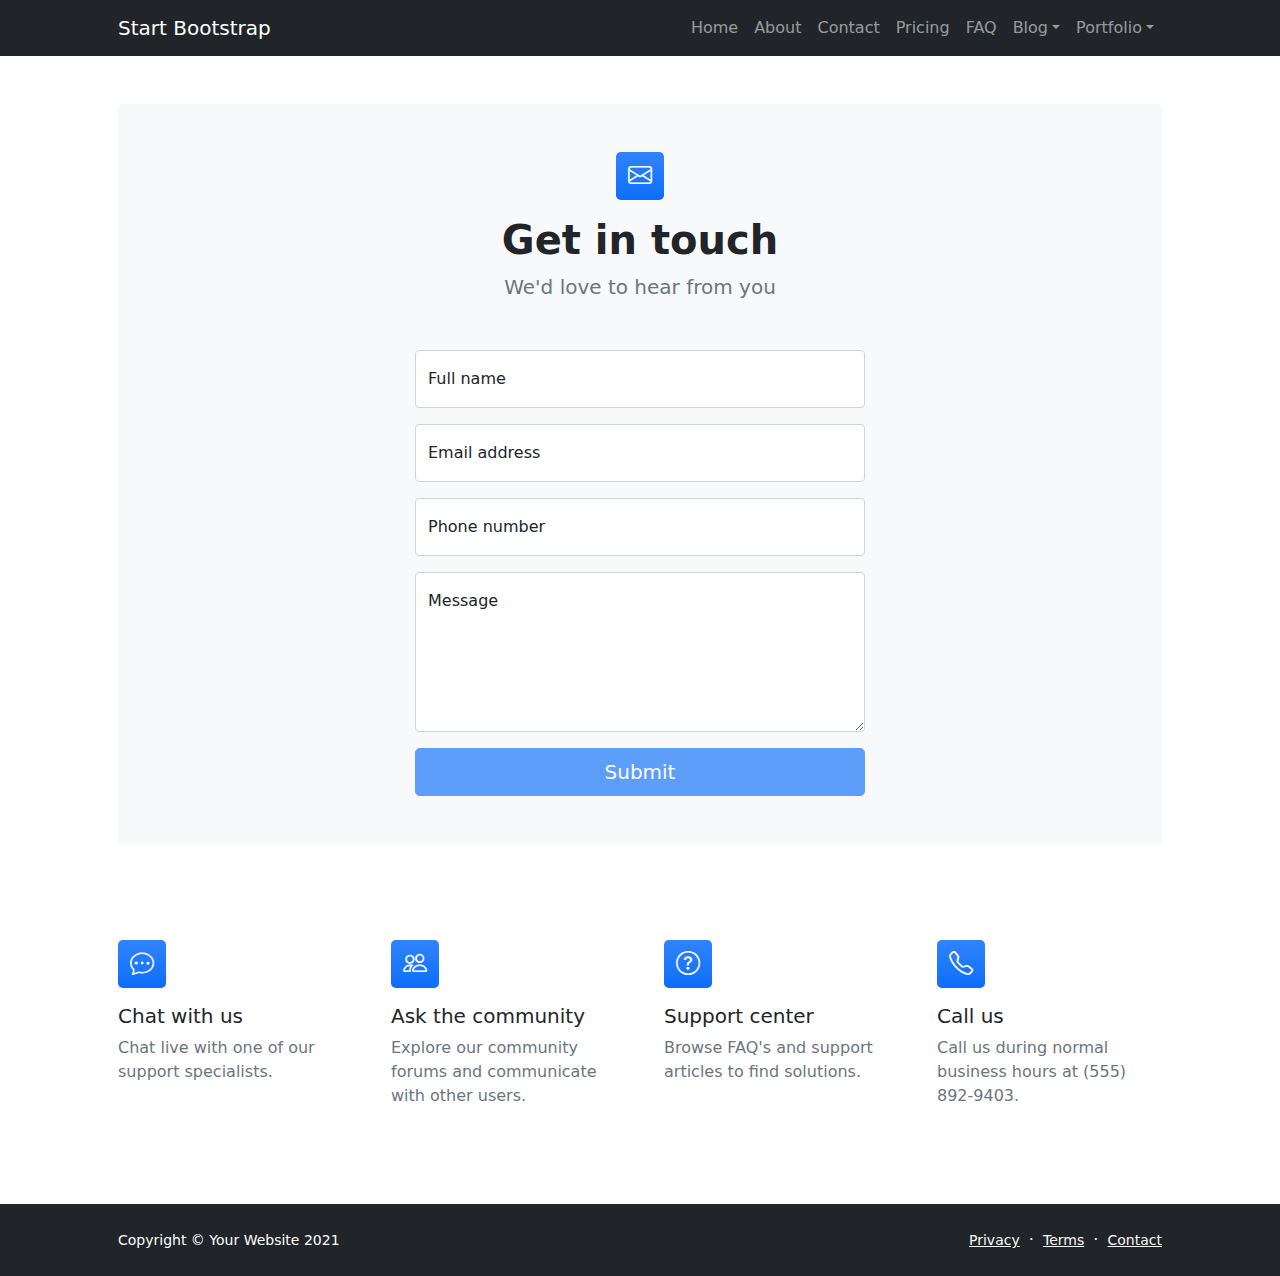
<file: src/main/webapp/resources/wine_bootstrap/contact.html>
<!DOCTYPE html>
<html lang="en">
    <head>
        <meta charset="utf-8" />
        <meta name="viewport" content="width=device-width, initial-scale=1, shrink-to-fit=no" />
        <meta name="description" content />
        <meta name="author" content />
        <title>Modern Business - Start Bootstrap Template</title>
        <!-- Favicon-->
        <link rel="icon" type="image/x-icon" href="assets/favicon.ico" />
        <!-- Bootstrap icons-->
        <link href="https://cdn.jsdelivr.net/npm/bootstrap-icons@1.5.0/font/bootstrap-icons.css" rel="stylesheet" />
        <!-- Core theme CSS (includes Bootstrap)-->
        <link href="css/styles.css" rel="stylesheet" />
    </head>
    <body class="d-flex flex-column">
        <main class="flex-shrink-0">
            <!-- Navigation-->
            <nav class="navbar navbar-expand-lg navbar-dark bg-dark">
                <div class="container px-5">
                    <a class="navbar-brand" href="index.html">Start Bootstrap</a>
                    <button class="navbar-toggler" type="button" data-bs-toggle="collapse" data-bs-target="#navbarSupportedContent" aria-controls="navbarSupportedContent" aria-expanded="false" aria-label="Toggle navigation"><span class="navbar-toggler-icon"></span></button>
                    <div class="collapse navbar-collapse" id="navbarSupportedContent">
                        <ul class="navbar-nav ms-auto mb-2 mb-lg-0">
                            <li class="nav-item"><a class="nav-link" href="index.html">Home</a></li>
                            <li class="nav-item"><a class="nav-link" href="about.html">About</a></li>
                            <li class="nav-item"><a class="nav-link" href="contact.html">Contact</a></li>
                            <li class="nav-item"><a class="nav-link" href="pricing.html">Pricing</a></li>
                            <li class="nav-item"><a class="nav-link" href="faq.html">FAQ</a></li>
                            <li class="nav-item dropdown">
                                <a class="nav-link dropdown-toggle" id="navbarDropdownBlog" href="#" role="button" data-bs-toggle="dropdown" aria-expanded="false">Blog</a>
                                <ul class="dropdown-menu dropdown-menu-end" aria-labelledby="navbarDropdownBlog">
                                    <li><a class="dropdown-item" href="blog-home.html">Blog Home</a></li>
                                    <li><a class="dropdown-item" href="blog-post.html">Blog Post</a></li>
                                </ul>
                            </li>
                            <li class="nav-item dropdown">
                                <a class="nav-link dropdown-toggle" id="navbarDropdownPortfolio" href="#" role="button" data-bs-toggle="dropdown" aria-expanded="false">Portfolio</a>
                                <ul class="dropdown-menu dropdown-menu-end" aria-labelledby="navbarDropdownPortfolio">
                                    <li><a class="dropdown-item" href="portfolio-overview.html">Portfolio Overview</a></li>
                                    <li><a class="dropdown-item" href="portfolio-item.html">Portfolio Item</a></li>
                                </ul>
                            </li>
                        </ul>
                    </div>
                </div>
            </nav>
            <!-- Page content-->
            <section class="py-5">
                <div class="container px-5">
                    <!-- Contact form-->
                    <div class="bg-light rounded-3 py-5 px-4 px-md-5 mb-5">
                        <div class="text-center mb-5">
                            <div class="feature bg-primary bg-gradient text-white rounded-3 mb-3"><i class="bi bi-envelope"></i></div>
                            <h1 class="fw-bolder">Get in touch</h1>
                            <p class="lead fw-normal text-muted mb-0">We'd love to hear from you</p>
                        </div>
                        <div class="row gx-5 justify-content-center">
                            <div class="col-lg-8 col-xl-6">
                                <!-- * * * * * * * * * * * * * * *-->
                                <!-- * * SB Forms Contact Form * *-->
                                <!-- * * * * * * * * * * * * * * *-->
                                <!-- This form is pre-integrated with SB Forms.-->
                                <!-- To make this form functional, sign up at-->
                                <!-- https://startbootstrap.com/solution/contact-forms-->
                                <!-- to get an API token!-->
                                <form id="contactForm" data-sb-form-api-token="API_TOKEN">
                                    <!-- Name input-->
                                    <div class="form-floating mb-3">
                                        <input class="form-control" id="name" type="text" placeholder="Enter your name..." data-sb-validations="required" />
                                        <label for="name">Full name</label>
                                        <div class="invalid-feedback" data-sb-feedback="name:required">A name is required.</div>
                                    </div>
                                    <!-- Email address input-->
                                    <div class="form-floating mb-3">
                                        <input class="form-control" id="email" type="email" placeholder="name@example.com" data-sb-validations="required,email" />
                                        <label for="email">Email address</label>
                                        <div class="invalid-feedback" data-sb-feedback="email:required">An email is required.</div>
                                        <div class="invalid-feedback" data-sb-feedback="email:email">Email is not valid.</div>
                                    </div>
                                    <!-- Phone number input-->
                                    <div class="form-floating mb-3">
                                        <input class="form-control" id="phone" type="tel" placeholder="(123) 456-7890" data-sb-validations="required" />
                                        <label for="phone">Phone number</label>
                                        <div class="invalid-feedback" data-sb-feedback="phone:required">A phone number is required.</div>
                                    </div>
                                    <!-- Message input-->
                                    <div class="form-floating mb-3">
                                        <textarea class="form-control" id="message" type="text" placeholder="Enter your message here..." style="height: 10rem" data-sb-validations="required"></textarea>
                                        <label for="message">Message</label>
                                        <div class="invalid-feedback" data-sb-feedback="message:required">A message is required.</div>
                                    </div>
                                    <!-- Submit success message-->
                                    <!---->
                                    <!-- This is what your users will see when the form-->
                                    <!-- has successfully submitted-->
                                    <div class="d-none" id="submitSuccessMessage">
                                        <div class="text-center mb-3">
                                            <div class="fw-bolder">Form submission successful!</div>
                                            To activate this form, sign up at
                                            <br />
                                            <a href="https://startbootstrap.com/solution/contact-forms">https://startbootstrap.com/solution/contact-forms</a>
                                        </div>
                                    </div>
                                    <!-- Submit error message-->
                                    <!---->
                                    <!-- This is what your users will see when there is-->
                                    <!-- an error submitting the form-->
                                    <div class="d-none" id="submitErrorMessage"><div class="text-center text-danger mb-3">Error sending message!</div></div>
                                    <!-- Submit Button-->
                                    <div class="d-grid"><button class="btn btn-primary btn-lg disabled" id="submitButton" type="submit">Submit</button></div>
                                </form>
                            </div>
                        </div>
                    </div>
                    <!-- Contact cards-->
                    <div class="row gx-5 row-cols-2 row-cols-lg-4 py-5">
                        <div class="col">
                            <div class="feature bg-primary bg-gradient text-white rounded-3 mb-3"><i class="bi bi-chat-dots"></i></div>
                            <div class="h5 mb-2">Chat with us</div>
                            <p class="text-muted mb-0">Chat live with one of our support specialists.</p>
                        </div>
                        <div class="col">
                            <div class="feature bg-primary bg-gradient text-white rounded-3 mb-3"><i class="bi bi-people"></i></div>
                            <div class="h5">Ask the community</div>
                            <p class="text-muted mb-0">Explore our community forums and communicate with other users.</p>
                        </div>
                        <div class="col">
                            <div class="feature bg-primary bg-gradient text-white rounded-3 mb-3"><i class="bi bi-question-circle"></i></div>
                            <div class="h5">Support center</div>
                            <p class="text-muted mb-0">Browse FAQ's and support articles to find solutions.</p>
                        </div>
                        <div class="col">
                            <div class="feature bg-primary bg-gradient text-white rounded-3 mb-3"><i class="bi bi-telephone"></i></div>
                            <div class="h5">Call us</div>
                            <p class="text-muted mb-0">Call us during normal business hours at (555) 892-9403.</p>
                        </div>
                    </div>
                </div>
            </section>
        </main>
        <!-- Footer-->
        <footer class="bg-dark py-4 mt-auto">
            <div class="container px-5">
                <div class="row align-items-center justify-content-between flex-column flex-sm-row">
                    <div class="col-auto"><div class="small m-0 text-white">Copyright &copy; Your Website 2021</div></div>
                    <div class="col-auto">
                        <a class="link-light small" href="#!">Privacy</a>
                        <span class="text-white mx-1">&middot;</span>
                        <a class="link-light small" href="#!">Terms</a>
                        <span class="text-white mx-1">&middot;</span>
                        <a class="link-light small" href="#!">Contact</a>
                    </div>
                </div>
            </div>
        </footer>
        <!-- Bootstrap core JS-->
        <script src="https://cdn.jsdelivr.net/npm/bootstrap@5.0.1/dist/js/bootstrap.bundle.min.js"></script>
        <!-- Core theme JS-->
        <script src="js/scripts.js"></script>
        <!-- * * * * * * * * * * * * * * * * * * * * * * * * * * * * * * * * * * * * * * * *-->
        <!-- * *                               SB Forms JS                               * *-->
        <!-- * * Activate your form at https://startbootstrap.com/solution/contact-forms * *-->
        <!-- * * * * * * * * * * * * * * * * * * * * * * * * * * * * * * * * * * * * * * * *-->
        <script src="https://cdn.startbootstrap.com/sb-forms-latest.js"></script>
    </body>
</html>
</file>
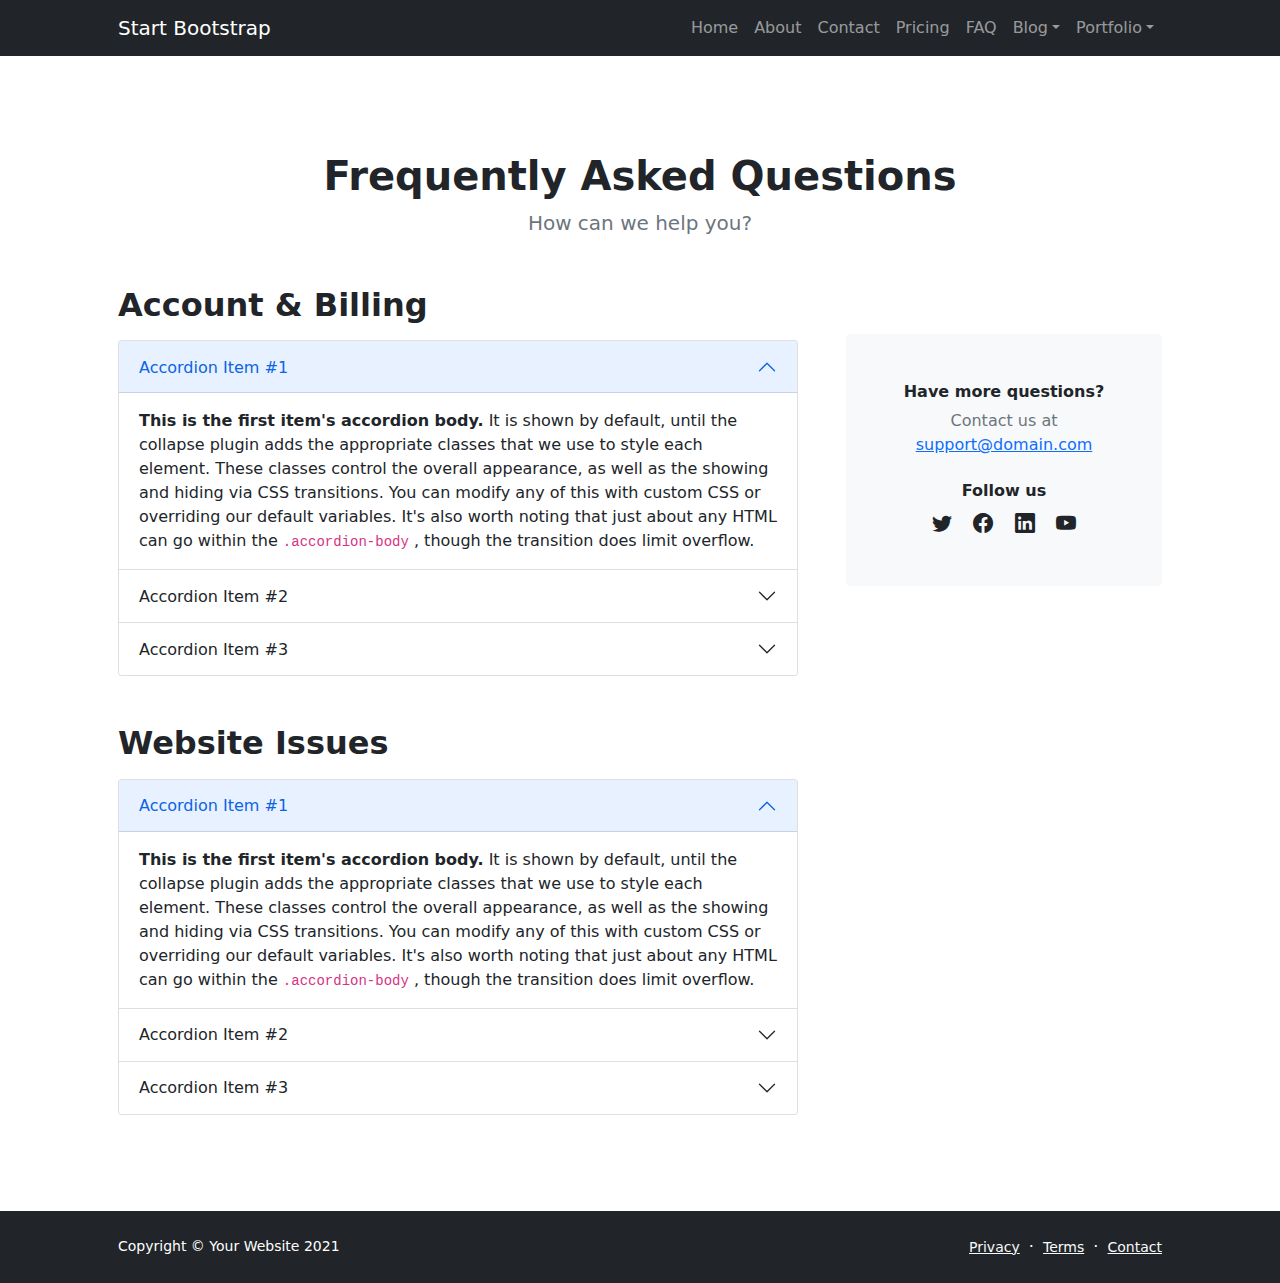
<file: src/main/webapp/resources/wine_bootstrap/faq.html>
<!DOCTYPE html>
<html lang="en">
    <head>
        <meta charset="utf-8" />
        <meta name="viewport" content="width=device-width, initial-scale=1, shrink-to-fit=no" />
        <meta name="description" content="" />
        <meta name="author" content="" />
        <title>Modern Business - Start Bootstrap Template</title>
        <!-- Favicon-->
        <link rel="icon" type="image/x-icon" href="assets/favicon.ico" />
        <!-- Bootstrap icons-->
        <link href="https://cdn.jsdelivr.net/npm/bootstrap-icons@1.5.0/font/bootstrap-icons.css" rel="stylesheet" />
        <!-- Core theme CSS (includes Bootstrap)-->
        <link href="css/styles.css" rel="stylesheet" />
    </head>
    <body class="d-flex flex-column h-100">
        <main class="flex-shrink-0">
            <!-- Navigation-->
            <nav class="navbar navbar-expand-lg navbar-dark bg-dark">
                <div class="container px-5">
                    <a class="navbar-brand" href="index.html">Start Bootstrap</a>
                    <button class="navbar-toggler" type="button" data-bs-toggle="collapse" data-bs-target="#navbarSupportedContent" aria-controls="navbarSupportedContent" aria-expanded="false" aria-label="Toggle navigation"><span class="navbar-toggler-icon"></span></button>
                    <div class="collapse navbar-collapse" id="navbarSupportedContent">
                        <ul class="navbar-nav ms-auto mb-2 mb-lg-0">
                            <li class="nav-item"><a class="nav-link" href="index.html">Home</a></li>
                            <li class="nav-item"><a class="nav-link" href="about.html">About</a></li>
                            <li class="nav-item"><a class="nav-link" href="contact.html">Contact</a></li>
                            <li class="nav-item"><a class="nav-link" href="pricing.html">Pricing</a></li>
                            <li class="nav-item"><a class="nav-link" href="faq.html">FAQ</a></li>
                            <li class="nav-item dropdown">
                                <a class="nav-link dropdown-toggle" id="navbarDropdownBlog" href="#" role="button" data-bs-toggle="dropdown" aria-expanded="false">Blog</a>
                                <ul class="dropdown-menu dropdown-menu-end" aria-labelledby="navbarDropdownBlog">
                                    <li><a class="dropdown-item" href="blog-home.html">Blog Home</a></li>
                                    <li><a class="dropdown-item" href="blog-post.html">Blog Post</a></li>
                                </ul>
                            </li>
                            <li class="nav-item dropdown">
                                <a class="nav-link dropdown-toggle" id="navbarDropdownPortfolio" href="#" role="button" data-bs-toggle="dropdown" aria-expanded="false">Portfolio</a>
                                <ul class="dropdown-menu dropdown-menu-end" aria-labelledby="navbarDropdownPortfolio">
                                    <li><a class="dropdown-item" href="portfolio-overview.html">Portfolio Overview</a></li>
                                    <li><a class="dropdown-item" href="portfolio-item.html">Portfolio Item</a></li>
                                </ul>
                            </li>
                        </ul>
                    </div>
                </div>
            </nav>
            <!-- Page Content-->
            <section class="py-5">
                <div class="container px-5 my-5">
                    <div class="text-center mb-5">
                        <h1 class="fw-bolder">Frequently Asked Questions</h1>
                        <p class="lead fw-normal text-muted mb-0">How can we help you?</p>
                    </div>
                    <div class="row gx-5">
                        <div class="col-xl-8">
                            <!-- FAQ Accordion 1-->
                            <h2 class="fw-bolder mb-3">Account &amp; Billing</h2>
                            <div class="accordion mb-5" id="accordionExample">
                                <div class="accordion-item">
                                    <h3 class="accordion-header" id="headingOne"><button class="accordion-button" type="button" data-bs-toggle="collapse" data-bs-target="#collapseOne" aria-expanded="true" aria-controls="collapseOne">Accordion Item #1</button></h3>
                                    <div class="accordion-collapse collapse show" id="collapseOne" aria-labelledby="headingOne" data-bs-parent="#accordionExample">
                                        <div class="accordion-body">
                                            <strong>This is the first item's accordion body.</strong>
                                            It is shown by default, until the collapse plugin adds the appropriate classes that we use to style each element. These classes control the overall appearance, as well as the showing and hiding via CSS transitions. You can modify any of this with custom CSS or overriding our default variables. It's also worth noting that just about any HTML can go within the
                                            <code>.accordion-body</code>
                                            , though the transition does limit overflow.
                                        </div>
                                    </div>
                                </div>
                                <div class="accordion-item">
                                    <h3 class="accordion-header" id="headingTwo"><button class="accordion-button collapsed" type="button" data-bs-toggle="collapse" data-bs-target="#collapseTwo" aria-expanded="false" aria-controls="collapseTwo">Accordion Item #2</button></h3>
                                    <div class="accordion-collapse collapse" id="collapseTwo" aria-labelledby="headingTwo" data-bs-parent="#accordionExample">
                                        <div class="accordion-body">
                                            <strong>This is the second item's accordion body.</strong>
                                            It is hidden by default, until the collapse plugin adds the appropriate classes that we use to style each element. These classes control the overall appearance, as well as the showing and hiding via CSS transitions. You can modify any of this with custom CSS or overriding our default variables. It's also worth noting that just about any HTML can go within the
                                            <code>.accordion-body</code>
                                            , though the transition does limit overflow.
                                        </div>
                                    </div>
                                </div>
                                <div class="accordion-item">
                                    <h3 class="accordion-header" id="headingThree"><button class="accordion-button collapsed" type="button" data-bs-toggle="collapse" data-bs-target="#collapseThree" aria-expanded="false" aria-controls="collapseThree">Accordion Item #3</button></h3>
                                    <div class="accordion-collapse collapse" id="collapseThree" aria-labelledby="headingThree" data-bs-parent="#accordionExample">
                                        <div class="accordion-body">
                                            <strong>This is the third item's accordion body.</strong>
                                            It is hidden by default, until the collapse plugin adds the appropriate classes that we use to style each element. These classes control the overall appearance, as well as the showing and hiding via CSS transitions. You can modify any of this with custom CSS or overriding our default variables. It's also worth noting that just about any HTML can go within the
                                            <code>.accordion-body</code>
                                            , though the transition does limit overflow.
                                        </div>
                                    </div>
                                </div>
                            </div>
                            <!-- FAQ Accordion 2-->
                            <h2 class="fw-bolder mb-3">Website Issues</h2>
                            <div class="accordion mb-5 mb-xl-0" id="accordionExample2">
                                <div class="accordion-item">
                                    <h3 class="accordion-header" id="headingOne"><button class="accordion-button" type="button" data-bs-toggle="collapse" data-bs-target="#collapseOne" aria-expanded="true" aria-controls="collapseOne">Accordion Item #1</button></h3>
                                    <div class="accordion-collapse collapse show" id="collapseOne" aria-labelledby="headingOne" data-bs-parent="#accordionExample2">
                                        <div class="accordion-body">
                                            <strong>This is the first item's accordion body.</strong>
                                            It is shown by default, until the collapse plugin adds the appropriate classes that we use to style each element. These classes control the overall appearance, as well as the showing and hiding via CSS transitions. You can modify any of this with custom CSS or overriding our default variables. It's also worth noting that just about any HTML can go within the
                                            <code>.accordion-body</code>
                                            , though the transition does limit overflow.
                                        </div>
                                    </div>
                                </div>
                                <div class="accordion-item">
                                    <h3 class="accordion-header" id="headingTwo"><button class="accordion-button collapsed" type="button" data-bs-toggle="collapse" data-bs-target="#collapseTwo" aria-expanded="false" aria-controls="collapseTwo">Accordion Item #2</button></h3>
                                    <div class="accordion-collapse collapse" id="collapseTwo" aria-labelledby="headingTwo" data-bs-parent="#accordionExample2">
                                        <div class="accordion-body">
                                            <strong>This is the second item's accordion body.</strong>
                                            It is hidden by default, until the collapse plugin adds the appropriate classes that we use to style each element. These classes control the overall appearance, as well as the showing and hiding via CSS transitions. You can modify any of this with custom CSS or overriding our default variables. It's also worth noting that just about any HTML can go within the
                                            <code>.accordion-body</code>
                                            , though the transition does limit overflow.
                                        </div>
                                    </div>
                                </div>
                                <div class="accordion-item">
                                    <h3 class="accordion-header" id="headingThree"><button class="accordion-button collapsed" type="button" data-bs-toggle="collapse" data-bs-target="#collapseThree" aria-expanded="false" aria-controls="collapseThree">Accordion Item #3</button></h3>
                                    <div class="accordion-collapse collapse" id="collapseThree" aria-labelledby="headingThree" data-bs-parent="#accordionExample2">
                                        <div class="accordion-body">
                                            <strong>This is the third item's accordion body.</strong>
                                            It is hidden by default, until the collapse plugin adds the appropriate classes that we use to style each element. These classes control the overall appearance, as well as the showing and hiding via CSS transitions. You can modify any of this with custom CSS or overriding our default variables. It's also worth noting that just about any HTML can go within the
                                            <code>.accordion-body</code>
                                            , though the transition does limit overflow.
                                        </div>
                                    </div>
                                </div>
                            </div>
                        </div>
                        <div class="col-xl-4">
                            <div class="card border-0 bg-light mt-xl-5">
                                <div class="card-body p-4 py-lg-5">
                                    <div class="d-flex align-items-center justify-content-center">
                                        <div class="text-center">
                                            <div class="h6 fw-bolder">Have more questions?</div>
                                            <p class="text-muted mb-4">
                                                Contact us at
                                                <br />
                                                <a href="#!">support@domain.com</a>
                                            </p>
                                            <div class="h6 fw-bolder">Follow us</div>
                                            <a class="fs-5 px-2 link-dark" href="#!"><i class="bi-twitter"></i></a>
                                            <a class="fs-5 px-2 link-dark" href="#!"><i class="bi-facebook"></i></a>
                                            <a class="fs-5 px-2 link-dark" href="#!"><i class="bi-linkedin"></i></a>
                                            <a class="fs-5 px-2 link-dark" href="#!"><i class="bi-youtube"></i></a>
                                        </div>
                                    </div>
                                </div>
                            </div>
                        </div>
                    </div>
                </div>
            </section>
        </main>
        <!-- Footer-->
        <footer class="bg-dark py-4 mt-auto">
            <div class="container px-5">
                <div class="row align-items-center justify-content-between flex-column flex-sm-row">
                    <div class="col-auto"><div class="small m-0 text-white">Copyright &copy; Your Website 2021</div></div>
                    <div class="col-auto">
                        <a class="link-light small" href="#!">Privacy</a>
                        <span class="text-white mx-1">&middot;</span>
                        <a class="link-light small" href="#!">Terms</a>
                        <span class="text-white mx-1">&middot;</span>
                        <a class="link-light small" href="#!">Contact</a>
                    </div>
                </div>
            </div>
        </footer>
        <!-- Bootstrap core JS-->
        <script src="https://cdn.jsdelivr.net/npm/bootstrap@5.0.1/dist/js/bootstrap.bundle.min.js"></script>
        <!-- Core theme JS-->
        <script src="js/scripts.js"></script>
    </body>
</html>
</file>
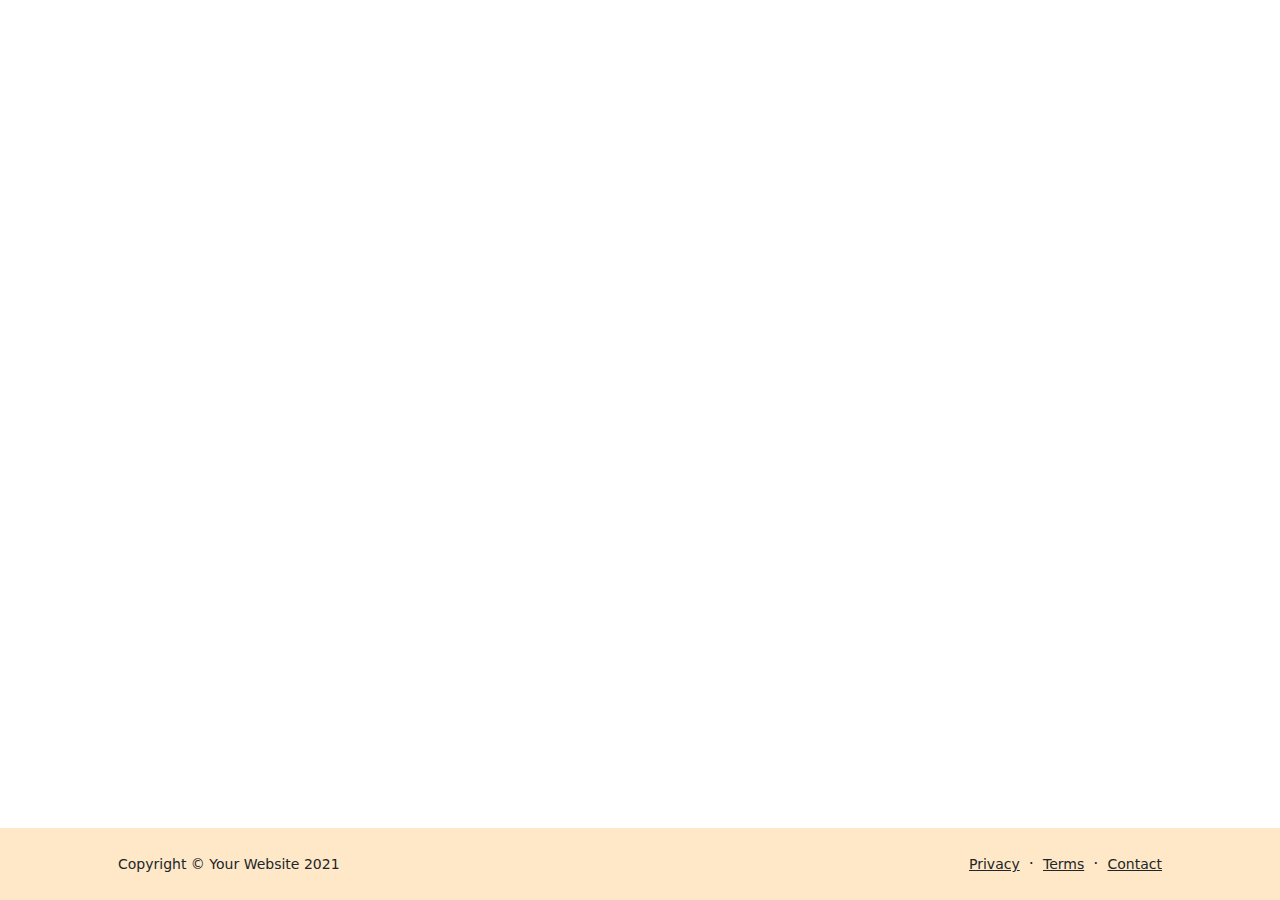
<file: src/main/webapp/resources/wine_bootstrap/footer.html>
<!DOCTYPE html>
<html lang="en">
    <head>
        <meta charset="utf-8" />
        <meta name="viewport" content="width=device-width, initial-scale=1, shrink-to-fit=no" />
        <meta name="description" content="" />
        <meta name="author" content="" />
        <title>Modern Business - Start Bootstrap Template</title>
        <!-- Favicon-->
        <link rel="icon" type="image/x-icon" href="assets/favicon.ico" />
        <!-- Bootstrap icons-->
        <link href="https://cdn.jsdelivr.net/npm/bootstrap-icons@1.5.0/font/bootstrap-icons.css" rel="stylesheet" />
        <!-- Core theme CSS (includes Bootstrap)-->
        <link href="css/styles.css" rel="stylesheet" />
    </head>
    <body class="d-flex flex-column h-100">
        
        <!-- Footer-->
        <footer class="footer-color py-4 mt-auto">
            <div class="container px-5">
                <div class="row align-items-center justify-content-between flex-column flex-sm-row">
                    <div class="col-auto"><div class="small m-0 text-dark">Copyright &copy; Your Website 2021</div></div>
                    <div class="col-auto">
                        <a class="link-dark small" href="#!">Privacy</a>
                        <span class="text-dark mx-1">&middot;</span>
                        <a class="link-dark small" href="#!">Terms</a>
                        <span class="text-dark mx-1">&middot;</span>
                        <a class="link-dark small" href="#!">Contact</a>
                    </div>
                </div>
            </div>
        </footer>
        
        <!-- Bootstrap core JS-->
        <script src="https://cdn.jsdelivr.net/npm/bootstrap@5.0.1/dist/js/bootstrap.bundle.min.js"></script>
        <!-- Core theme JS-->
        <script src="js/scripts.js"></script>
    </body>
</html>
</file>
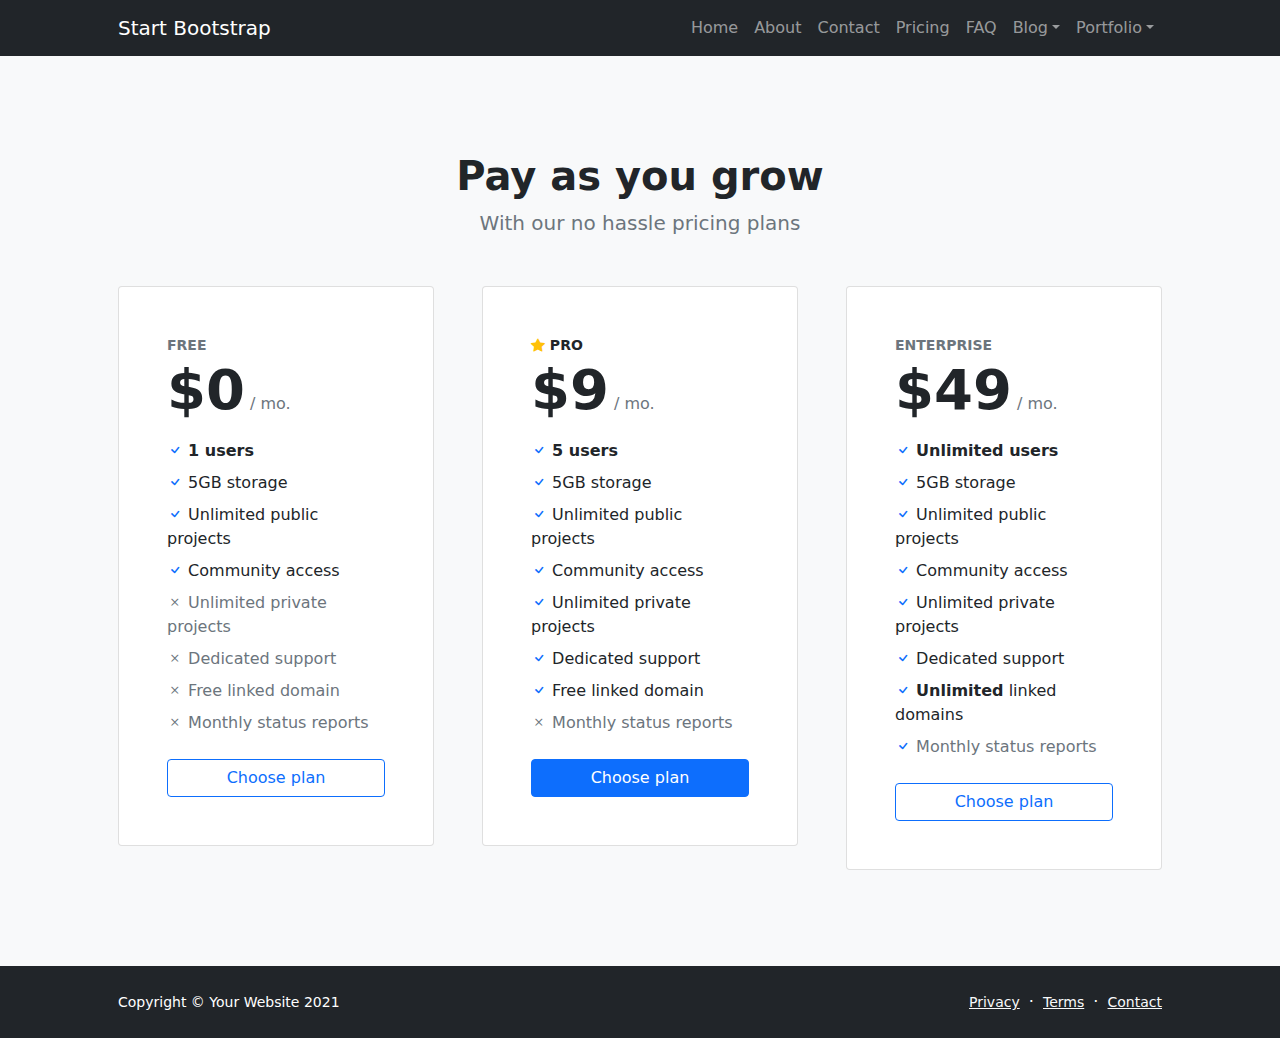
<file: src/main/webapp/resources/wine_bootstrap/pricing.html>
<!DOCTYPE html>
<html lang="en">
    <head>
        <meta charset="utf-8" />
        <meta name="viewport" content="width=device-width, initial-scale=1, shrink-to-fit=no" />
        <meta name="description" content="" />
        <meta name="author" content="" />
        <title>Modern Business - Start Bootstrap Template</title>
        <!-- Favicon-->
        <link rel="icon" type="image/x-icon" href="assets/favicon.ico" />
        <!-- Bootstrap icons-->
        <link href="https://cdn.jsdelivr.net/npm/bootstrap-icons@1.5.0/font/bootstrap-icons.css" rel="stylesheet" />
        <!-- Core theme CSS (includes Bootstrap)-->
        <link href="css/styles.css" rel="stylesheet" />
    </head>
    <body class="d-flex flex-column">
        <main class="flex-shrink-0">
            <!-- Navigation-->
            <nav class="navbar navbar-expand-lg navbar-dark bg-dark">
                <div class="container px-5">
                    <a class="navbar-brand" href="index.html">Start Bootstrap</a>
                    <button class="navbar-toggler" type="button" data-bs-toggle="collapse" data-bs-target="#navbarSupportedContent" aria-controls="navbarSupportedContent" aria-expanded="false" aria-label="Toggle navigation"><span class="navbar-toggler-icon"></span></button>
                    <div class="collapse navbar-collapse" id="navbarSupportedContent">
                        <ul class="navbar-nav ms-auto mb-2 mb-lg-0">
                            <li class="nav-item"><a class="nav-link" href="index.html">Home</a></li>
                            <li class="nav-item"><a class="nav-link" href="about.html">About</a></li>
                            <li class="nav-item"><a class="nav-link" href="contact.html">Contact</a></li>
                            <li class="nav-item"><a class="nav-link" href="pricing.html">Pricing</a></li>
                            <li class="nav-item"><a class="nav-link" href="faq.html">FAQ</a></li>
                            <li class="nav-item dropdown">
                                <a class="nav-link dropdown-toggle" id="navbarDropdownBlog" href="#" role="button" data-bs-toggle="dropdown" aria-expanded="false">Blog</a>
                                <ul class="dropdown-menu dropdown-menu-end" aria-labelledby="navbarDropdownBlog">
                                    <li><a class="dropdown-item" href="blog-home.html">Blog Home</a></li>
                                    <li><a class="dropdown-item" href="blog-post.html">Blog Post</a></li>
                                </ul>
                            </li>
                            <li class="nav-item dropdown">
                                <a class="nav-link dropdown-toggle" id="navbarDropdownPortfolio" href="#" role="button" data-bs-toggle="dropdown" aria-expanded="false">Portfolio</a>
                                <ul class="dropdown-menu dropdown-menu-end" aria-labelledby="navbarDropdownPortfolio">
                                    <li><a class="dropdown-item" href="portfolio-overview.html">Portfolio Overview</a></li>
                                    <li><a class="dropdown-item" href="portfolio-item.html">Portfolio Item</a></li>
                                </ul>
                            </li>
                        </ul>
                    </div>
                </div>
            </nav>
            <!-- Pricing section-->
            <section class="bg-light py-5">
                <div class="container px-5 my-5">
                    <div class="text-center mb-5">
                        <h1 class="fw-bolder">Pay as you grow</h1>
                        <p class="lead fw-normal text-muted mb-0">With our no hassle pricing plans</p>
                    </div>
                    <div class="row gx-5 justify-content-center">
                        <!-- Pricing card free-->
                        <div class="col-lg-6 col-xl-4">
                            <div class="card mb-5 mb-xl-0">
                                <div class="card-body p-5">
                                    <div class="small text-uppercase fw-bold text-muted">Free</div>
                                    <div class="mb-3">
                                        <span class="display-4 fw-bold">$0</span>
                                        <span class="text-muted">/ mo.</span>
                                    </div>
                                    <ul class="list-unstyled mb-4">
                                        <li class="mb-2">
                                            <i class="bi bi-check text-primary"></i>
                                            <strong>1 users</strong>
                                        </li>
                                        <li class="mb-2">
                                            <i class="bi bi-check text-primary"></i>
                                            5GB storage
                                        </li>
                                        <li class="mb-2">
                                            <i class="bi bi-check text-primary"></i>
                                            Unlimited public projects
                                        </li>
                                        <li class="mb-2">
                                            <i class="bi bi-check text-primary"></i>
                                            Community access
                                        </li>
                                        <li class="mb-2 text-muted">
                                            <i class="bi bi-x"></i>
                                            Unlimited private projects
                                        </li>
                                        <li class="mb-2 text-muted">
                                            <i class="bi bi-x"></i>
                                            Dedicated support
                                        </li>
                                        <li class="mb-2 text-muted">
                                            <i class="bi bi-x"></i>
                                            Free linked domain
                                        </li>
                                        <li class="text-muted">
                                            <i class="bi bi-x"></i>
                                            Monthly status reports
                                        </li>
                                    </ul>
                                    <div class="d-grid"><a class="btn btn-outline-primary" href="#!">Choose plan</a></div>
                                </div>
                            </div>
                        </div>
                        <!-- Pricing card pro-->
                        <div class="col-lg-6 col-xl-4">
                            <div class="card mb-5 mb-xl-0">
                                <div class="card-body p-5">
                                    <div class="small text-uppercase fw-bold">
                                        <i class="bi bi-star-fill text-warning"></i>
                                        Pro
                                    </div>
                                    <div class="mb-3">
                                        <span class="display-4 fw-bold">$9</span>
                                        <span class="text-muted">/ mo.</span>
                                    </div>
                                    <ul class="list-unstyled mb-4">
                                        <li class="mb-2">
                                            <i class="bi bi-check text-primary"></i>
                                            <strong>5 users</strong>
                                        </li>
                                        <li class="mb-2">
                                            <i class="bi bi-check text-primary"></i>
                                            5GB storage
                                        </li>
                                        <li class="mb-2">
                                            <i class="bi bi-check text-primary"></i>
                                            Unlimited public projects
                                        </li>
                                        <li class="mb-2">
                                            <i class="bi bi-check text-primary"></i>
                                            Community access
                                        </li>
                                        <li class="mb-2">
                                            <i class="bi bi-check text-primary"></i>
                                            Unlimited private projects
                                        </li>
                                        <li class="mb-2">
                                            <i class="bi bi-check text-primary"></i>
                                            Dedicated support
                                        </li>
                                        <li class="mb-2">
                                            <i class="bi bi-check text-primary"></i>
                                            Free linked domain
                                        </li>
                                        <li class="text-muted">
                                            <i class="bi bi-x"></i>
                                            Monthly status reports
                                        </li>
                                    </ul>
                                    <div class="d-grid"><a class="btn btn-primary" href="#!">Choose plan</a></div>
                                </div>
                            </div>
                        </div>
                        <!-- Pricing card enterprise-->
                        <div class="col-lg-6 col-xl-4">
                            <div class="card">
                                <div class="card-body p-5">
                                    <div class="small text-uppercase fw-bold text-muted">Enterprise</div>
                                    <div class="mb-3">
                                        <span class="display-4 fw-bold">$49</span>
                                        <span class="text-muted">/ mo.</span>
                                    </div>
                                    <ul class="list-unstyled mb-4">
                                        <li class="mb-2">
                                            <i class="bi bi-check text-primary"></i>
                                            <strong>Unlimited users</strong>
                                        </li>
                                        <li class="mb-2">
                                            <i class="bi bi-check text-primary"></i>
                                            5GB storage
                                        </li>
                                        <li class="mb-2">
                                            <i class="bi bi-check text-primary"></i>
                                            Unlimited public projects
                                        </li>
                                        <li class="mb-2">
                                            <i class="bi bi-check text-primary"></i>
                                            Community access
                                        </li>
                                        <li class="mb-2">
                                            <i class="bi bi-check text-primary"></i>
                                            Unlimited private projects
                                        </li>
                                        <li class="mb-2">
                                            <i class="bi bi-check text-primary"></i>
                                            Dedicated support
                                        </li>
                                        <li class="mb-2">
                                            <i class="bi bi-check text-primary"></i>
                                            <strong>Unlimited</strong>
                                            linked domains
                                        </li>
                                        <li class="text-muted">
                                            <i class="bi bi-check text-primary"></i>
                                            Monthly status reports
                                        </li>
                                    </ul>
                                    <div class="d-grid"><a class="btn btn-outline-primary" href="#!">Choose plan</a></div>
                                </div>
                            </div>
                        </div>
                    </div>
                </div>
            </section>
        </main>
        <!-- Footer-->
        <footer class="bg-dark py-4 mt-auto">
            <div class="container px-5">
                <div class="row align-items-center justify-content-between flex-column flex-sm-row">
                    <div class="col-auto"><div class="small m-0 text-white">Copyright &copy; Your Website 2021</div></div>
                    <div class="col-auto">
                        <a class="link-light small" href="#!">Privacy</a>
                        <span class="text-white mx-1">&middot;</span>
                        <a class="link-light small" href="#!">Terms</a>
                        <span class="text-white mx-1">&middot;</span>
                        <a class="link-light small" href="#!">Contact</a>
                    </div>
                </div>
            </div>
        </footer>
        <!-- Bootstrap core JS-->
        <script src="https://cdn.jsdelivr.net/npm/bootstrap@5.0.1/dist/js/bootstrap.bundle.min.js"></script>
        <!-- Core theme JS-->
        <script src="js/scripts.js"></script>
    </body>
</html>
</file>
